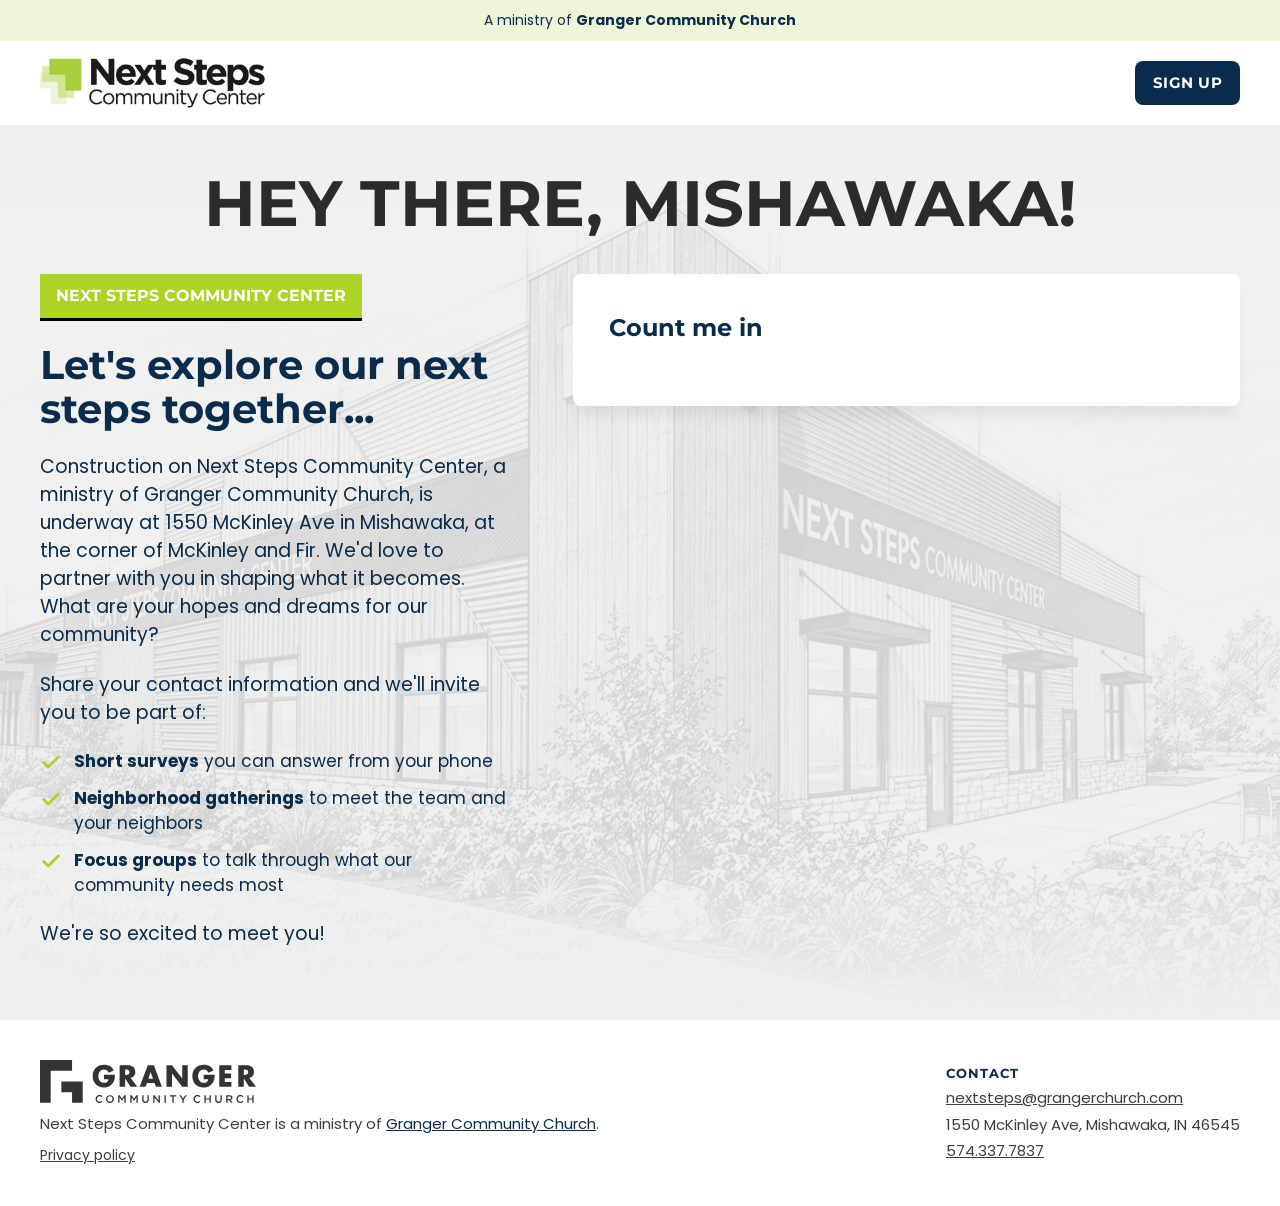
<file: index.html>
<!doctype html>
<html lang="en">
<head>
<meta charset="utf-8">
<meta name="viewport" content="width=device-width, initial-scale=1">
<title>Next Steps Community Center | Mishawaka, IN</title>
<meta name="description" content="Construction on Next Steps Community Center is underway in Mishawaka. Share your contact information to join short surveys, neighborhood gatherings and focus groups.">
<link rel="canonical" href="https://mynextsteps.cc/">
<meta property="og:site_name" content="Next Steps Community Center">
<meta property="og:title" content="Hey there, Mishawaka! | Next Steps Community Center">
<meta property="og:description" content="Help shape what Next Steps Community Center becomes. Join short surveys, neighborhood gatherings and focus groups.">
<meta property="og:url" content="https://mynextsteps.cc/">
<meta property="og:type" content="website">
<meta property="og:locale" content="en_US">
<meta property="og:image" content="https://mynextsteps.cc/assets/og-image.jpg">
<meta property="og:image:width" content="1200">
<meta property="og:image:height" content="630">
<meta property="og:image:alt" content="Sketch of the Next Steps Community Center building with the words Hey there, Mishawaka!">
<meta name="twitter:card" content="summary_large_image">
<script type="application/ld+json">
{
  "@context": "https://schema.org",
  "@graph": [
    {
      "@type": "Organization",
      "@id": "https://mynextsteps.cc/#organization",
      "name": "Next Steps Community Center",
      "url": "https://mynextsteps.cc/",
      "logo": "https://mynextsteps.cc/assets/nscc-logo.jpg",
      "image": "https://mynextsteps.cc/assets/og-image.jpg",
      "description": "A community center under construction in Mishawaka, Indiana. A ministry of Granger Community Church.",
      "email": "nextsteps@grangerchurch.com",
      "telephone": "+1-574-337-7837",
      "address": {
        "@type": "PostalAddress",
        "streetAddress": "1550 McKinley Ave",
        "addressLocality": "Mishawaka",
        "addressRegion": "IN",
        "postalCode": "46545",
        "addressCountry": "US"
      },
      "areaServed": { "@type": "City", "name": "Mishawaka, Indiana" },
      "parentOrganization": {
        "@type": "Church",
        "name": "Granger Community Church",
        "url": "https://grangerchurch.com/"
      }
    },
    {
      "@type": "WebSite",
      "@id": "https://mynextsteps.cc/#website",
      "url": "https://mynextsteps.cc/",
      "name": "Next Steps Community Center",
      "publisher": { "@id": "https://mynextsteps.cc/#organization" },
      "inLanguage": "en-US"
    }
  ]
}
</script>
<meta name="theme-color" content="#abd424">
<link rel="icon" href="favicon.svg" type="image/svg+xml">
<link rel="icon" href="favicon-32.png" type="image/png" sizes="32x32">
<link rel="apple-touch-icon" href="apple-touch-icon.png">
<link rel="preconnect" href="https://fonts.googleapis.com">
<link rel="preconnect" href="https://fonts.gstatic.com" crossorigin>
<link href="https://fonts.googleapis.com/css2?family=Montserrat:wght@700;800&family=Poppins:wght@400;500;600&display=swap" rel="stylesheet">
<link rel="stylesheet" href="site.css">
<script src="analytics.js"></script>
</head>
<body>

<div class="topbar"><a href="https://grangerchurch.com">A ministry of <strong>Granger Community Church</strong></a></div>

<header class="header">
  <div class="header-inner">
    <a href="/" class="header-logo" aria-current="page"><img src="assets/nscc-logo.jpg" alt="Next Steps Community Center" width="226" height="52"></a>
    <nav class="nav" aria-label="Main">
      <a href="#sign-up" class="nav-cta">Sign up</a>
    </nav>
  </div>
</header>

<main>
  <h1 class="page-title">Hey there, Mishawaka!</h1>

  <div class="layout">
    <section class="intro" aria-labelledby="intro-heading">
      <span class="label">Next Steps Community Center</span>
      <h2 id="intro-heading">Let's explore our next steps together...</h2>
      <p>Construction on Next Steps Community Center, a ministry of Granger Community Church, is underway at 1550 McKinley Ave in Mishawaka, at the corner of McKinley and Fir. We'd love to partner with you in shaping what it becomes. What are your hopes and dreams for our community?</p>
      <p>Share your contact information and we'll invite you to be part of:</p>
      <ul class="checks">
        <li><svg width="22" height="22" viewBox="0 0 24 24" fill="none" stroke="#abd424" stroke-width="3" stroke-linecap="round" stroke-linejoin="round" aria-hidden="true"><path d="M4 12.5l5 5L20 6.5"/></svg><span><strong>Short surveys</strong> you can answer from your phone</span></li>
        <li><svg width="22" height="22" viewBox="0 0 24 24" fill="none" stroke="#abd424" stroke-width="3" stroke-linecap="round" stroke-linejoin="round" aria-hidden="true"><path d="M4 12.5l5 5L20 6.5"/></svg><span><strong>Neighborhood gatherings</strong> to meet the team and your neighbors</span></li>
        <li><svg width="22" height="22" viewBox="0 0 24 24" fill="none" stroke="#abd424" stroke-width="3" stroke-linecap="round" stroke-linejoin="round" aria-hidden="true"><path d="M4 12.5l5 5L20 6.5"/></svg><span><strong>Focus groups</strong> to talk through what our community needs most</span></li>
      </ul>
      <p>We're so excited to meet you!</p>
    </section>

    <section class="form-card" id="sign-up" aria-labelledby="form-heading">
      <h3 id="form-heading">Count me in</h3>

      <!-- MinistryPlatform Subscribe to Publication widget (publication 23, Next Steps
           Community Center Neighbors). Signing up emails a verification link; the
           subscription completes when that link brings the person back to returnurl
           with ?mpp-verify-id=..., and the widget on this page confirms it.
           It renders in a shadow root, so its styles live in mp-form.css (loaded via
           customcss), not in this page. The script id must stay "MPWidgets"; the
           loader reads it to find the API. -->
      <script id="MPWidgets" src="https://my.grangerchurch.com/widgets/dist/MPWidgets.js"></script>
      <mpp-subscribe-to-publication publicationid="23" returnurl="https://mynextsteps.cc/" verificationemailtemplateid="167276" customcss="mp-form.css"></mpp-subscribe-to-publication>
      <script>
        // Two jobs that need to reach into the widget's open shadow root, re-run on
        // every re-render:
        // 1. MP can't rename the button per widget, so relabel it here.
        // 2. Analytics. The widget shows a green success alert twice in a sign-up:
        //    after the form is sent (verification email on its way) and after the
        //    email link brings the person back with ?mpp-verify-id (subscribed).
        //    No form values are sent to GA.
        customElements.whenDefined("mpp-subscribe-to-publication").then(function () {
          var root = document.querySelector("mpp-subscribe-to-publication").shadowRoot;
          if (!root) return;
          var label = "Join the conversation";
          var verifying = new URLSearchParams(location.search).has("mpp-verify-id");
          var tracked = {};
          var update = function () {
            var button = root.getElementById("verificationButton");
            if (button && button.value !== label) button.value = label;

            var alert = root.getElementById("resultMessageContainer");
            if (!alert || alert.style.display === "none" || !alert.classList.contains("mppw-alert__success")) return;
            var name = verifying ? "sign_up" : "sign_up_email_sent";
            if (tracked[name] || typeof window.gtag !== "function") return;
            tracked[name] = true;
            window.gtag("event", name, { method: "email", publication: "nextstepsneighbors" });
          };
          new MutationObserver(update).observe(root, { childList: true, subtree: true, attributes: true, attributeFilter: ["class", "style"] });
          update();
        });
      </script>
    </section>
  </div>
</main>

<footer>
  <div class="footer-inner">
    <div class="footer-brand">
      <a href="https://grangerchurch.com" aria-label="Granger Community Church"><img src="assets/granger-logo.svg" alt="" width="216" height="43"></a>
      <span>Next Steps Community Center is a ministry of <a href="https://grangerchurch.com">Granger Community Church</a>.</span>
      <a href="https://grangerchurch.com/privacy-policy" class="footer-privacy">Privacy policy</a>
    </div>
    <address class="footer-contact">
      <strong>Contact</strong>
      <a href="mailto:nextsteps@grangerchurch.com">nextsteps@grangerchurch.com</a>
      <span>1550 McKinley Ave, Mishawaka, IN 46545</span>
      <a href="tel:+15743377837">574.337.7837</a>
    </address>
  </div>
</footer>

</body>
</html>
</file>
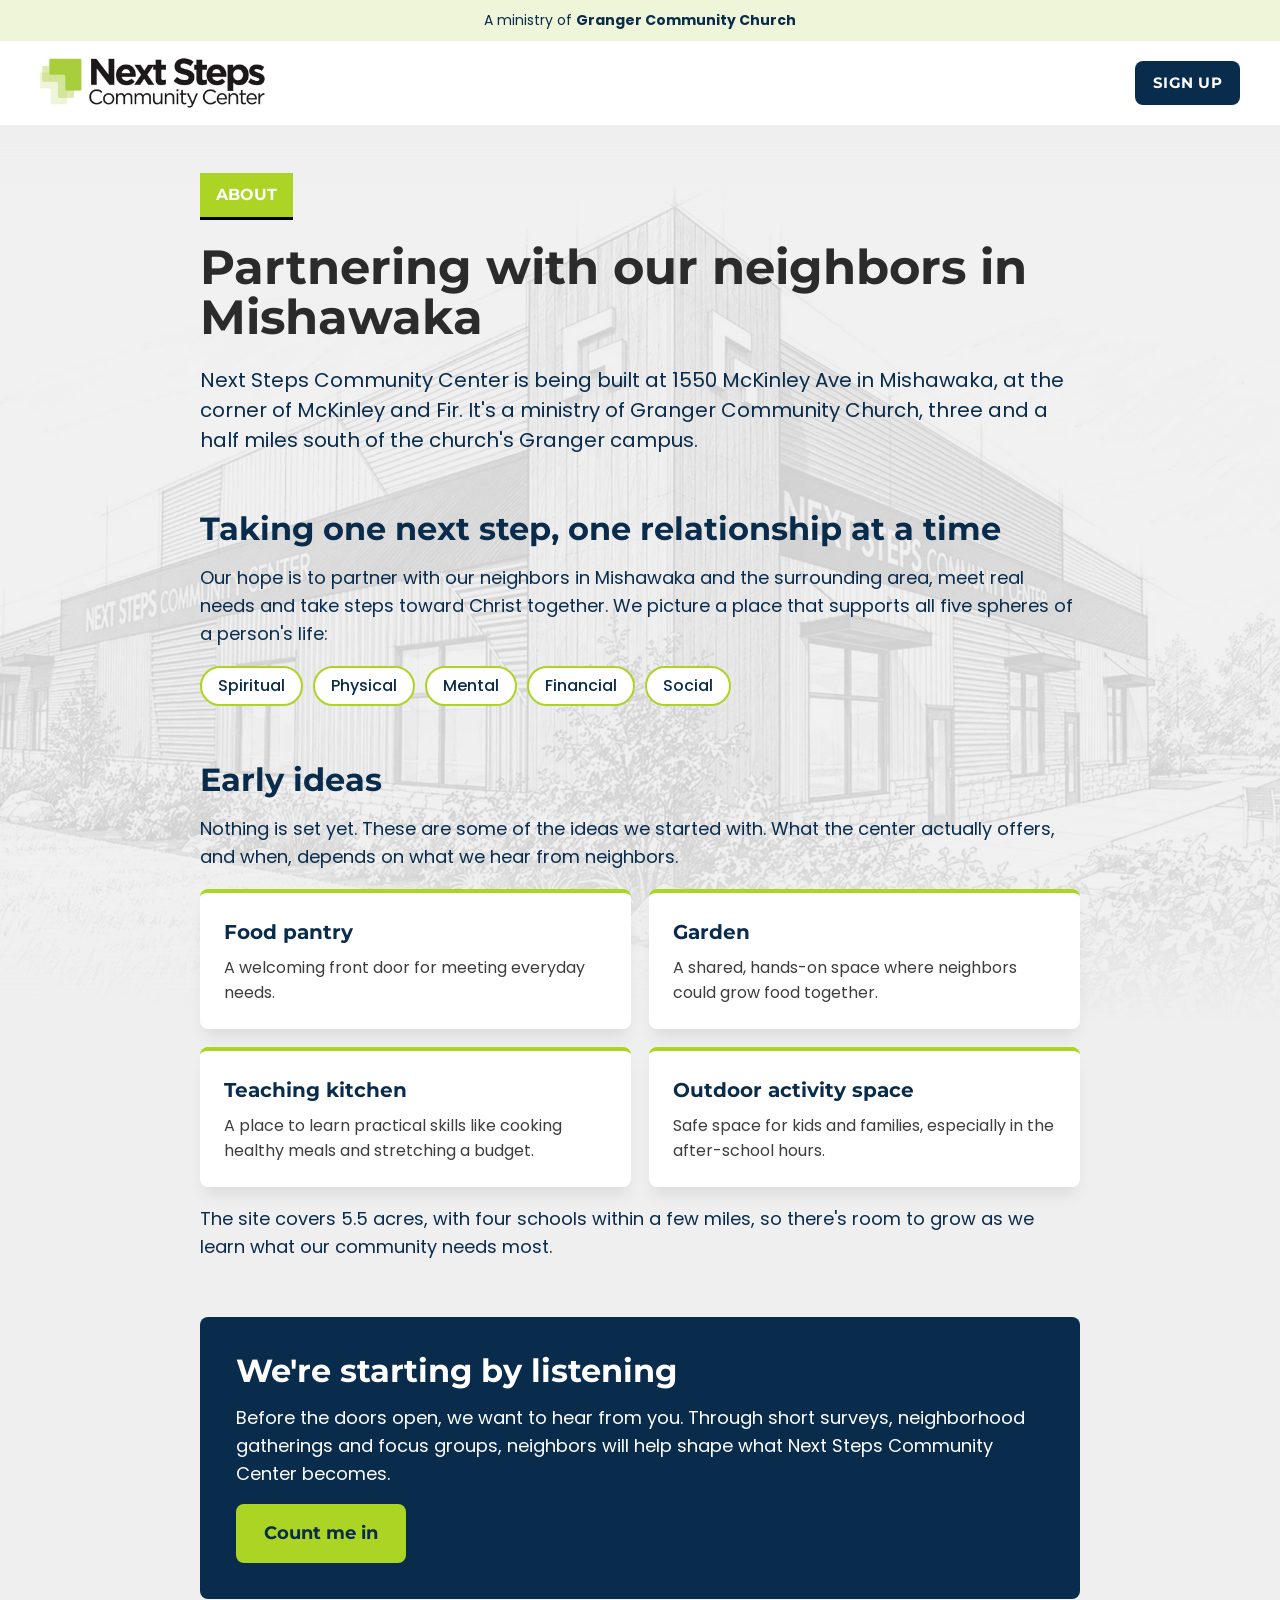
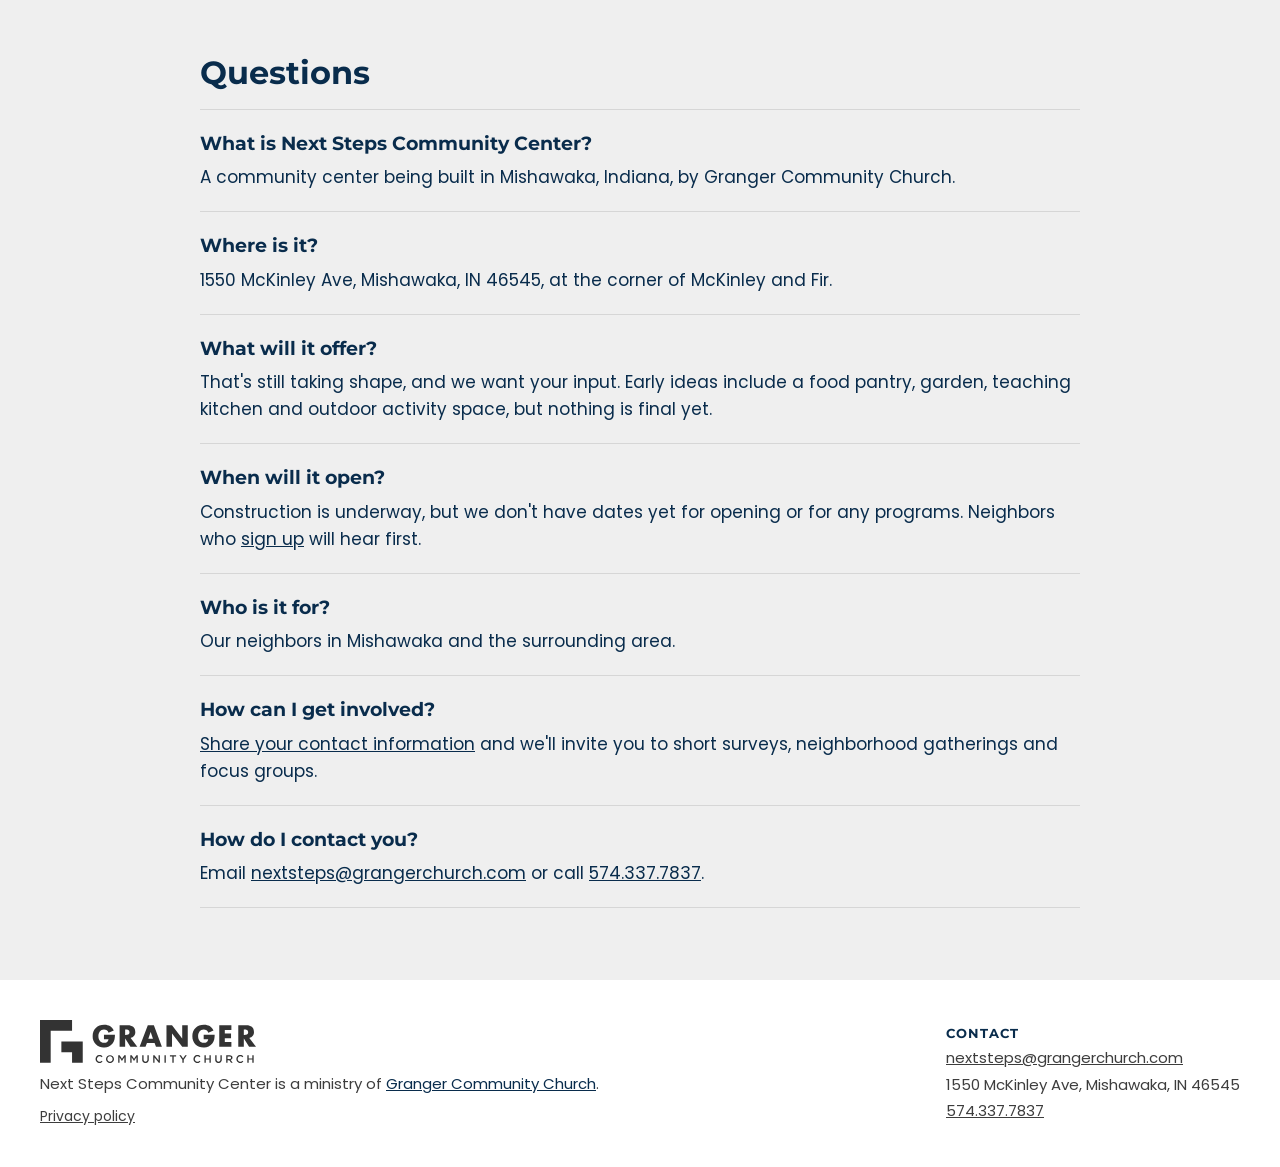
<file: about/index.html>
<!doctype html>
<html lang="en">
<head>
<meta charset="utf-8">
<meta name="viewport" content="width=device-width, initial-scale=1">
<title>About | Next Steps Community Center</title>
<meta name="description" content="Next Steps Community Center is being built at 1550 McKinley Ave in Mishawaka, Indiana, by Granger Community Church. Help shape what it becomes through short surveys, neighborhood gatherings and focus groups.">
<link rel="canonical" href="https://mynextsteps.cc/about/">
<!-- Under review: hidden from the nav and kept out of search until the copy is approved.
     When it is, remove this tag and restore the About link in both headers. -->
<meta name="robots" content="noindex">
<meta property="og:title" content="About | Next Steps Community Center">
<meta property="og:description" content="A new community center taking shape in Mishawaka, Indiana. A ministry of Granger Community Church, built by listening to our neighbors.">
<meta property="og:url" content="https://mynextsteps.cc/about/">
<meta property="og:type" content="website">
<meta name="theme-color" content="#abd424">
<link rel="icon" href="/favicon.svg" type="image/svg+xml">
<link rel="icon" href="/favicon-32.png" type="image/png" sizes="32x32">
<link rel="apple-touch-icon" href="/apple-touch-icon.png">
<link rel="preconnect" href="https://fonts.googleapis.com">
<link rel="preconnect" href="https://fonts.gstatic.com" crossorigin>
<link href="https://fonts.googleapis.com/css2?family=Montserrat:wght@700;800&family=Poppins:wght@400;500;600&display=swap" rel="stylesheet">
<link rel="stylesheet" href="/site.css">
<script src="/analytics.js"></script>
</head>
<body>

<div class="topbar"><a href="https://grangerchurch.com">A ministry of <strong>Granger Community Church</strong></a></div>

<header class="header">
  <div class="header-inner">
    <a href="/" class="header-logo"><img src="/assets/nscc-logo.jpg" alt="Next Steps Community Center home" width="226" height="52"></a>
    <nav class="nav" aria-label="Main">
      <a href="/#sign-up" class="nav-cta">Sign up</a>
    </nav>
  </div>
</header>

<main class="about">
  <div class="about-inner">

    <section class="about-hero" aria-labelledby="about-title">
      <span class="label">About</span>
      <h1 id="about-title">Partnering with our neighbors in Mishawaka</h1>
      <p class="lead">Next Steps Community Center is being built at 1550 McKinley Ave in Mishawaka, at the corner of McKinley and Fir. It's a ministry of Granger Community Church, three and a half miles south of the church's Granger campus.</p>
    </section>

    <section class="about-section" aria-labelledby="why">
      <h2 id="why">Taking one next step, one relationship at a time</h2>
      <p>Our hope is to partner with our neighbors in Mishawaka and the surrounding area, meet real needs and take steps toward Christ together. We picture a place that supports all five spheres of a person's life:</p>
      <ul class="spheres">
        <li>Spiritual</li>
        <li>Physical</li>
        <li>Mental</li>
        <li>Financial</li>
        <li>Social</li>
      </ul>
    </section>

    <section class="about-section" aria-labelledby="plans">
      <h2 id="plans">Early ideas</h2>
      <p>Nothing is set yet. These are some of the ideas we started with. What the center actually offers, and when, depends on what we hear from neighbors.</p>
      <ul class="plans">
        <li>
          <h3>Food pantry</h3>
          <p>A welcoming front door for meeting everyday needs.</p>
        </li>
        <li>
          <h3>Garden</h3>
          <p>A shared, hands-on space where neighbors could grow food together.</p>
        </li>
        <li>
          <h3>Teaching kitchen</h3>
          <p>A place to learn practical skills like cooking healthy meals and stretching a budget.</p>
        </li>
        <li>
          <h3>Outdoor activity space</h3>
          <p>Safe space for kids and families, especially in the after-school hours.</p>
        </li>
      </ul>
      <p>The site covers 5.5 acres, with four schools within a few miles, so there's room to grow as we learn what our community needs most.</p>
    </section>

    <section class="about-section cta-card" aria-labelledby="listening">
      <h2 id="listening">We're starting by listening</h2>
      <p>Before the doors open, we want to hear from you. Through short surveys, neighborhood gatherings and focus groups, neighbors will help shape what Next Steps Community Center becomes.</p>
      <a class="button" href="/#sign-up">Count me in</a>
    </section>

    <section class="about-section" aria-labelledby="faq">
      <h2 id="faq">Questions</h2>
      <dl class="faq">
        <div>
          <dt>What is Next Steps Community Center?</dt>
          <dd>A community center being built in Mishawaka, Indiana, by Granger Community Church.</dd>
        </div>
        <div>
          <dt>Where is it?</dt>
          <dd>1550 McKinley Ave, Mishawaka, IN 46545, at the corner of McKinley and Fir.</dd>
        </div>
        <div>
          <dt>What will it offer?</dt>
          <dd>That's still taking shape, and we want your input. Early ideas include a food pantry, garden, teaching kitchen and outdoor activity space, but nothing is final yet.</dd>
        </div>
        <div>
          <dt>When will it open?</dt>
          <dd>Construction is underway, but we don't have dates yet for opening or for any programs. Neighbors who <a href="/#sign-up">sign up</a> will hear first.</dd>
        </div>
        <div>
          <dt>Who is it for?</dt>
          <dd>Our neighbors in Mishawaka and the surrounding area.</dd>
        </div>
        <div>
          <dt>How can I get involved?</dt>
          <dd><a href="/#sign-up">Share your contact information</a> and we'll invite you to short surveys, neighborhood gatherings and focus groups.</dd>
        </div>
        <div>
          <dt>How do I contact you?</dt>
          <dd>Email <a href="mailto:nextsteps@grangerchurch.com">nextsteps@grangerchurch.com</a> or call <a href="tel:+15743377837">574.337.7837</a>.</dd>
        </div>
      </dl>
    </section>

  </div>
</main>

<footer>
  <div class="footer-inner">
    <div class="footer-brand">
      <a href="https://grangerchurch.com" aria-label="Granger Community Church"><img src="/assets/granger-logo.svg" alt="" width="216" height="43"></a>
      <span>Next Steps Community Center is a ministry of <a href="https://grangerchurch.com">Granger Community Church</a>.</span>
      <a href="https://grangerchurch.com/privacy-policy" class="footer-privacy">Privacy policy</a>
    </div>
    <address class="footer-contact">
      <strong>Contact</strong>
      <a href="mailto:nextsteps@grangerchurch.com">nextsteps@grangerchurch.com</a>
      <span>1550 McKinley Ave, Mishawaka, IN 46545</span>
      <a href="tel:+15743377837">574.337.7837</a>
    </address>
  </div>
</footer>

</body>
</html>
</file>
<file: site.css>
/* Shared styles for mynextsteps.cc. Granger brand tokens (from grangerchurch.com).
   Montserrat stands in for Gotham. The sign-up form widget has its own styles in
   mp-form.css because it renders in a shadow root. */
:root {
  --navy: #092c4c;
  --green: #abd424;
  --green-tint: #eff5d9;
  --page: #efefef;
  --white: #ffffff;
  --title: #2c2b2c;
  --text-muted: #3d3d3d;
  --border: #9e9d9e;
  --radius: 8px;
  --shadow: 0 12px 16px -4px rgba(0, 0, 0, 0.08);
  --font-display: "Gotham", "Montserrat", system-ui, sans-serif;
  --font-body: "Poppins", system-ui, sans-serif;
}
*, *::before, *::after { box-sizing: border-box; }
html { -webkit-text-size-adjust: 100%; scroll-behavior: smooth; }
@media (prefers-reduced-motion: reduce) { html { scroll-behavior: auto; } }
body { margin: 0; background: var(--page); color: var(--navy); font-family: var(--font-body); font-size: 16px; line-height: 1.5; }
a { color: var(--navy); }
a:hover { color: #2c9fa1; }
a:focus-visible, button:focus-visible, input:focus-visible, textarea:focus-visible, select:focus-visible { outline: 3px solid var(--navy); outline-offset: 2px; }

.topbar { background: var(--green-tint); font-size: 14px; text-align: center; padding: 10px 16px; }
.topbar a { text-decoration: none; }
.topbar a:hover { text-decoration: underline; }

/* ── Header and nav ── */
.header { background: var(--white); padding: 16px 24px; }
.header-inner { max-width: 1200px; margin: 0 auto; display: flex; align-items: center; justify-content: space-between; gap: 16px; }
.header-logo { display: block; flex-shrink: 1; min-width: 0; }
.header img { display: block; height: 52px; width: auto; max-width: 100%; }
.nav { display: flex; align-items: center; gap: 24px; flex-shrink: 0; }
.nav a { font-family: var(--font-display); font-weight: 700; font-size: 15px; letter-spacing: 0.5px; text-transform: uppercase; text-decoration: none; padding: 6px 0; border-bottom: 3px solid transparent; }
.nav a:hover { color: var(--navy); border-bottom-color: var(--green); }
.nav a[aria-current="page"] { border-bottom-color: var(--green); }
.nav .nav-cta { background: var(--navy); color: var(--white); border: 0; border-radius: var(--radius); padding: 11px 18px; }
.nav .nav-cta:hover { background: #536b82; color: var(--white); }

/* ── Page background ── */
main { position: relative; isolation: isolate; padding: 48px 24px 72px; }
/* Building sketch, heavily dimmed and faded at the edges so text stays readable. */
main::before {
  content: ""; position: absolute; inset: 0; z-index: -1; pointer-events: none;
  background: url(assets/nscc-building-sketch.jpg) center 35% / cover no-repeat;
  background-image: image-set(url(assets/nscc-building-sketch.webp) type("image/webp"), url(assets/nscc-building-sketch.jpg) type("image/jpeg"));
  opacity: 0.12;
  -webkit-mask-image: linear-gradient(to bottom, transparent, #000 12%, #000 80%, transparent);
  mask-image: linear-gradient(to bottom, transparent, #000 12%, #000 80%, transparent);
}
/* The About page is long, so its sketch stays in the top band only. */
main.about::before { bottom: auto; height: 900px; }

.label { display: inline-block; width: fit-content; background: var(--green); color: var(--white); font-family: var(--font-display); font-weight: 700; text-transform: uppercase; line-height: 1; padding: 14px 16px; border-bottom: 3px solid #000; }

/* ── Home ── */
.page-title { margin: 0 0 40px; text-align: center; font-family: var(--font-display); font-weight: 700; font-size: 64px; line-height: 0.95; text-transform: uppercase; color: var(--title); }
.layout { max-width: 1200px; margin: 0 auto; display: grid; grid-template-columns: minmax(0, 5fr) minmax(0, 7fr); gap: 56px; align-items: start; }

.intro { display: flex; flex-direction: column; gap: 22px; }
.intro h2 { margin: 0; font-family: var(--font-display); font-weight: 700; font-size: 40px; line-height: 1.1; }
.intro p { margin: 0; font-size: 19px; line-height: 28px; }
.checks { list-style: none; margin: 0; padding: 0; display: flex; flex-direction: column; gap: 12px; font-size: 17px; line-height: 25px; }
.checks li { display: flex; gap: 12px; }
.checks svg { flex-shrink: 0; margin-top: 2px; }

.form-card { background: var(--white); border-radius: var(--radius); box-shadow: var(--shadow); padding: 36px; scroll-margin-top: 24px; }
.form-card h3 { margin: 0 0 24px; font-family: var(--font-display); font-weight: 700; font-size: 24px; }

/* ── About ── */
.about-inner { max-width: 880px; margin: 0 auto; display: flex; flex-direction: column; gap: 56px; }
.about-hero { display: flex; flex-direction: column; gap: 22px; }
.about-hero h1 { margin: 0; font-family: var(--font-display); font-weight: 700; font-size: 48px; line-height: 1.05; color: var(--title); }
.lead { margin: 0; font-size: 20px; line-height: 30px; }
.about-section { display: flex; flex-direction: column; gap: 18px; }
.about-section h2 { margin: 0; font-family: var(--font-display); font-weight: 700; font-size: 32px; line-height: 1.1; }
.about-section p { margin: 0; font-size: 18px; line-height: 28px; }

.spheres { list-style: none; margin: 0; padding: 0; display: flex; flex-wrap: wrap; gap: 10px; }
.spheres li { background: var(--white); border: 2px solid var(--green); border-radius: 999px; padding: 6px 16px; font-weight: 500; font-size: 16px; }

.plans { list-style: none; margin: 0; padding: 0; display: grid; grid-template-columns: repeat(2, minmax(0, 1fr)); gap: 18px; }
.plans li { background: var(--white); border-radius: var(--radius); box-shadow: var(--shadow); padding: 24px; border-top: 4px solid var(--green); }
.plans h3 { margin: 0 0 8px; font-family: var(--font-display); font-weight: 700; font-size: 20px; }
.plans p { margin: 0; font-size: 16px; line-height: 25px; color: var(--text-muted); }

.cta-card { background: var(--navy); color: var(--white); border-radius: var(--radius); padding: 36px; display: flex; flex-direction: column; gap: 16px; align-items: flex-start; }
.cta-card h2 { color: var(--white); }
.cta-card p { color: var(--white); }
.button { display: inline-block; background: var(--green); color: var(--navy); font-family: var(--font-display); font-weight: 700; font-size: 18px; text-decoration: none; border-radius: var(--radius); padding: 16px 28px; }
.button:hover { background: var(--white); color: var(--navy); }
.cta-card .button:focus-visible { outline-color: var(--green); }

.faq { margin: 0; display: flex; flex-direction: column; gap: 0; }
.faq div { padding: 20px 0; border-top: 1px solid #d6d6d6; }
.faq div:last-child { border-bottom: 1px solid #d6d6d6; }
.faq dt { font-family: var(--font-display); font-weight: 700; font-size: 19px; margin: 0 0 6px; }
.faq dd { margin: 0; font-size: 17px; line-height: 27px; }

/* ── Footer ── */
footer { background: var(--white); padding: 40px 24px; font-size: 15px; color: var(--text-muted); }
.footer-inner { max-width: 1200px; margin: 0 auto; display: flex; flex-wrap: wrap; justify-content: space-between; align-items: center; gap: 24px 48px; }
.footer-brand { display: flex; flex-direction: column; gap: 10px; }
.footer-brand img { display: block; width: 216px; height: 43px; }
.footer-privacy { width: fit-content; color: var(--text-muted); font-size: 14px; }
.footer-contact { display: flex; flex-direction: column; gap: 4px; font-style: normal; }
.footer-contact strong { color: var(--navy); font-family: var(--font-display); font-size: 13px; letter-spacing: 1px; text-transform: uppercase; }
.footer-contact a { color: var(--text-muted); }

@media (max-width: 900px) {
  main { padding: 32px 16px 56px; }
  main::before { bottom: auto; height: 168vw; background-size: 260% auto; background-position: 45% top; }
  .page-title { font-size: 40px; margin-bottom: 28px; }
  .layout { grid-template-columns: minmax(0, 1fr); gap: 32px; }
  .intro h2 { font-size: 30px; }
  .intro p { font-size: 17px; line-height: 26px; }
  .form-card { padding: 24px 20px; }
  .header { padding: 12px 16px; }
  .header img { height: 40px; }
  .nav { gap: 14px; }
  .nav a { font-size: 13px; }
  .nav .nav-cta { padding: 9px 12px; }
  footer { padding: 32px 16px; }

  .about-inner { gap: 44px; }
  .about-hero h1 { font-size: 34px; }
  .lead { font-size: 18px; line-height: 28px; }
  .about-section h2 { font-size: 26px; }
  .about-section p { font-size: 17px; line-height: 26px; }
  .plans { grid-template-columns: minmax(0, 1fr); }
  .cta-card { padding: 28px 20px; }
}
</file>
